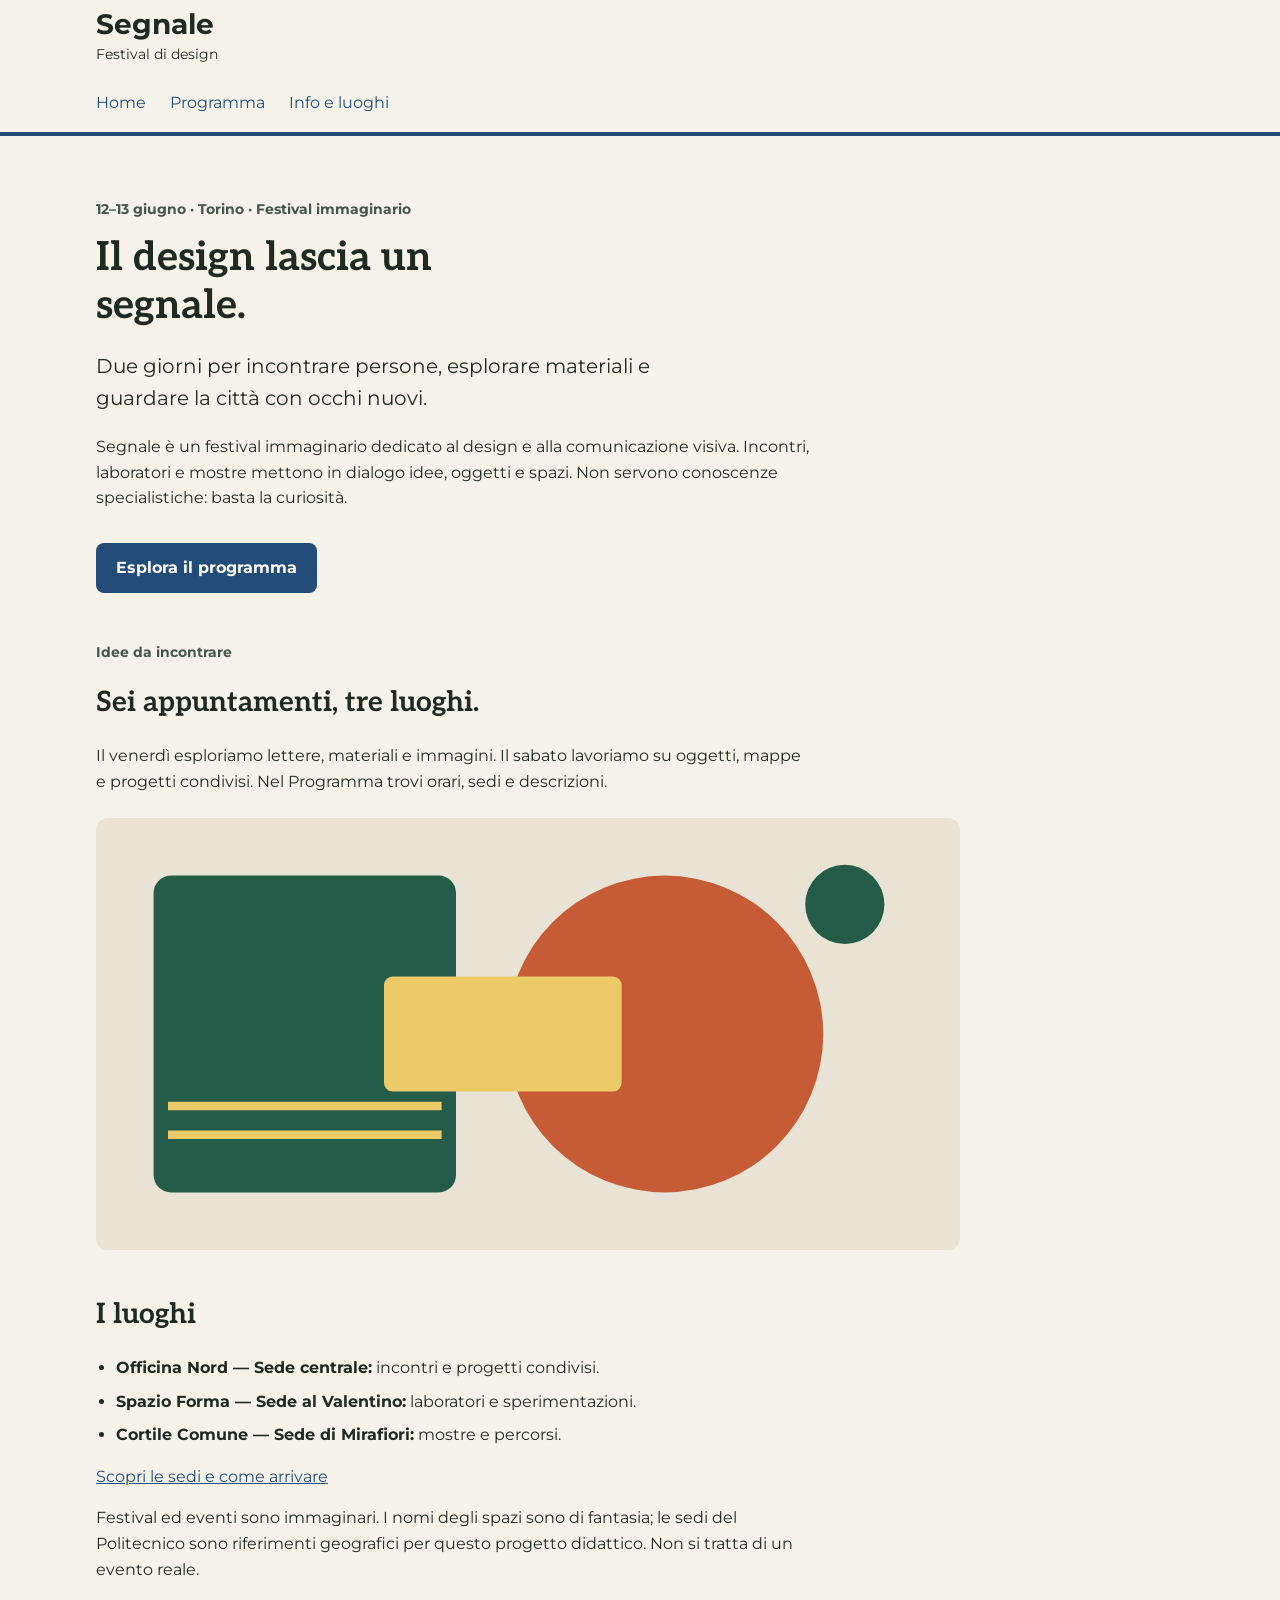
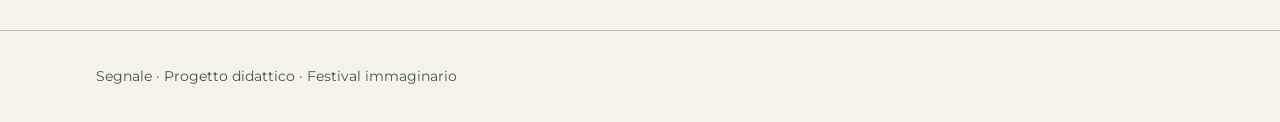
<file: index.html>
<!doctype html>
<html lang="it">
<head>
  <meta charset="utf-8">
  <meta name="viewport" content="width=device-width, initial-scale=1">
  <title>Segnale — Festival di design</title>
  <link rel="preconnect" href="https://fonts.googleapis.com">
  <link rel="preconnect" href="https://fonts.gstatic.com" crossorigin>
  <link href="https://fonts.googleapis.com/css2?family=Montserrat:wght@400;700&family=Aleo:wght@400;700&display=swap" rel="stylesheet">
  <link rel="stylesheet" href="style.css">
</head>
<body>
  <a class="skip-link" href="#contenuto">Vai al contenuto</a>
  <header class="site-header">
    <div class="container">
      <a class="brand" href="index.html">Segnale<span>Festival di design</span></a>
      <nav>
        <a href="index.html">Home</a>
        <a href="programma.html">Programma</a>
        <a href="info.html">Info e luoghi</a>
      </nav>
    </div>
  </header>

  <main id="contenuto" class="container">
    <section class="intro">
      <p class="eyebrow">12–13 giugno · Torino · Festival immaginario</p>
      <h1 id="titolo-home">Il design lascia un segnale.</h1>
      <p class="lead">Due giorni per incontrare persone, esplorare materiali e guardare la città con occhi nuovi.</p>
      <p class="reading-text">Segnale è un festival immaginario dedicato al design e alla comunicazione visiva. Incontri, laboratori e mostre mettono in dialogo idee, oggetti e spazi. Non servono conoscenze specialistiche: basta la curiosità.</p>
      <a class="button-link" href="programma.html">Esplora il programma</a>
    </section>

    <section class="content-section">
      <p class="eyebrow">Idee da incontrare</p>
      <h2 id="titolo-festival">Sei appuntamenti, tre luoghi.</h2>
      <p class="reading-text">Il venerdì esploriamo lettere, materiali e immagini. Il sabato lavoriamo su oggetti, mappe e progetti condivisi. Nel Programma trovi orari, sedi e descrizioni.</p>
      <img class="festival-image" src="assets/festival.svg" alt="Composizione geometrica di cerchi e rettangoli nei colori del festival" width="1200" height="600">
    </section>

    <section class="content-section">
      <h2 id="titolo-luoghi">I luoghi</h2>
      <ul class="venues">
        <li><strong>Officina Nord — Sede centrale:</strong> incontri e progetti condivisi.</li>
        <li><strong>Spazio Forma — Sede al Valentino:</strong> laboratori e sperimentazioni.</li>
        <li><strong>Cortile Comune — Sede di Mirafiori:</strong> mostre e percorsi.</li>
      </ul>
      <p><a href="info.html">Scopri le sedi e come arrivare</a></p>
      <p class="reading-text">Festival ed eventi sono immaginari. I nomi degli spazi sono di fantasia; le sedi del Politecnico sono riferimenti geografici per questo progetto didattico. Non si tratta di un evento reale.</p>
    </section>
  </main>

  <footer class="site-footer"><div class="container"><p>Segnale · Progetto didattico · Festival immaginario</p></div></footer>
</body>
</html>
</file>
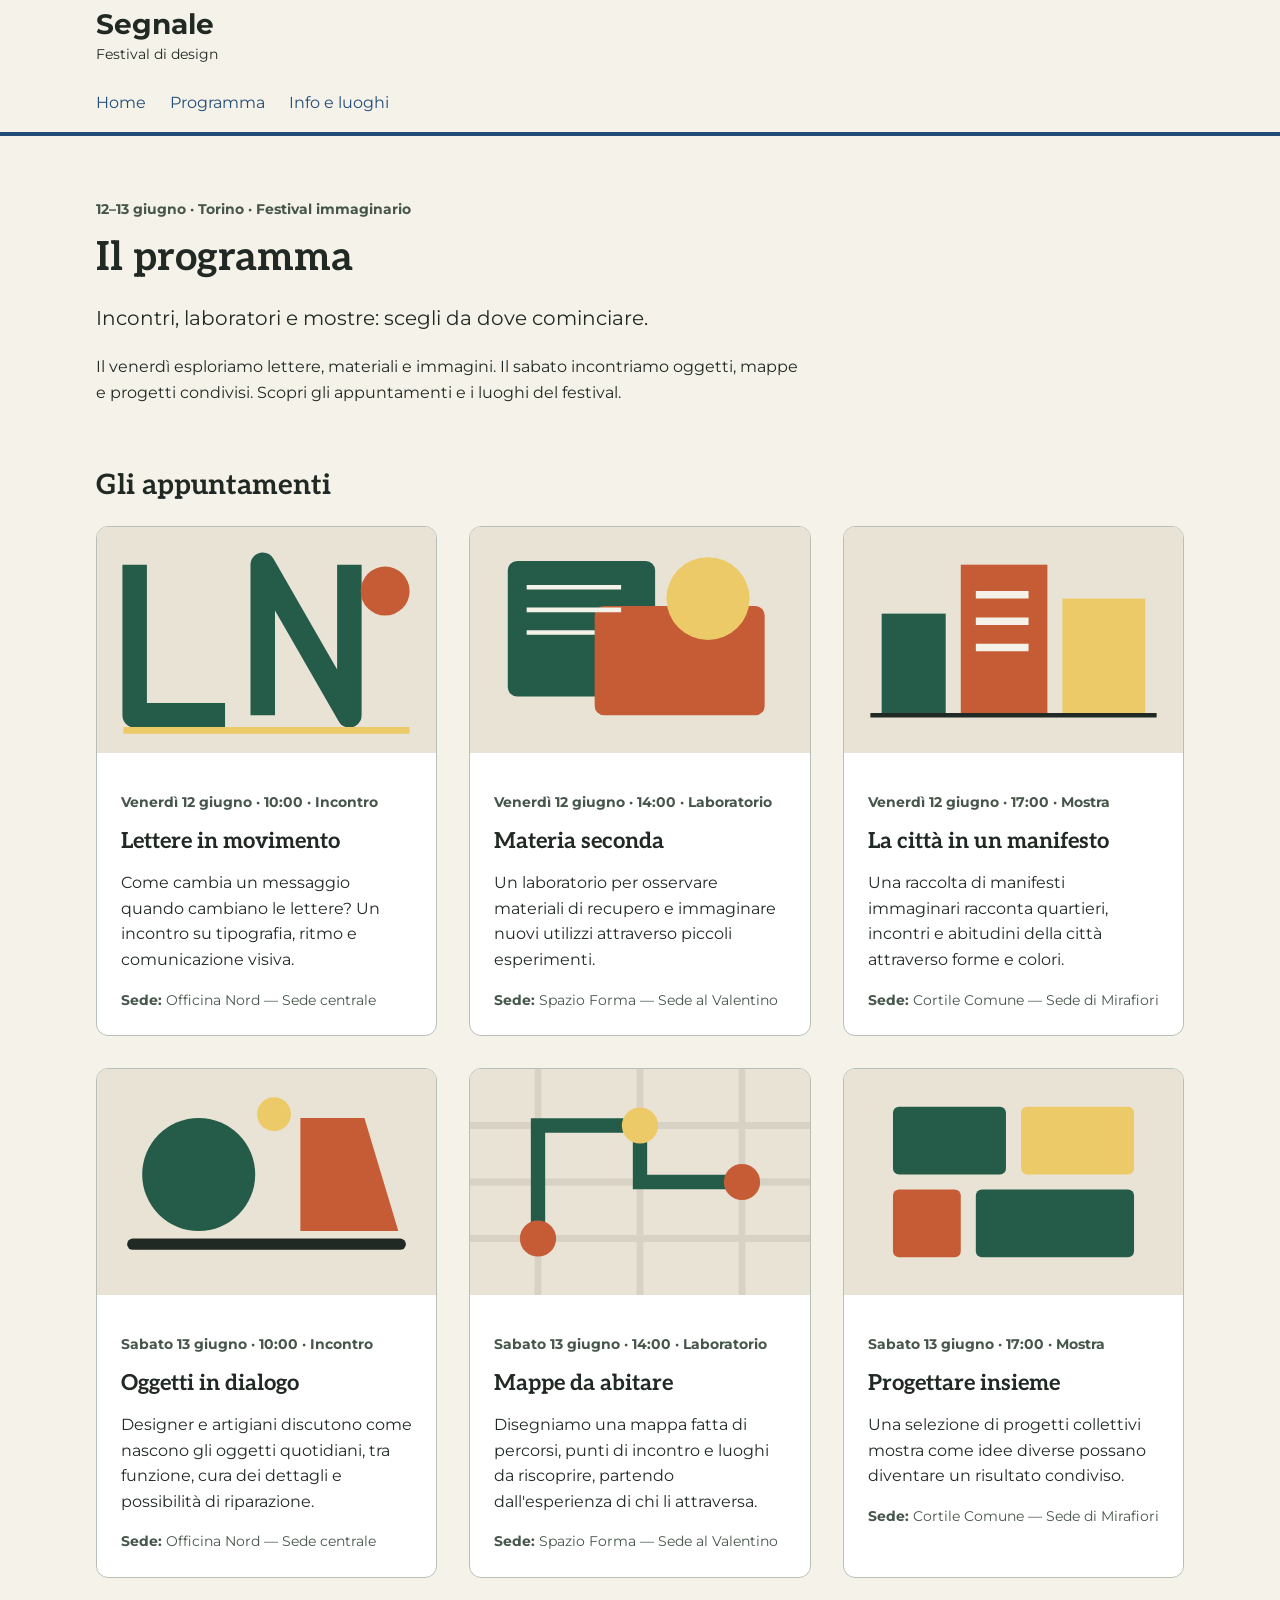
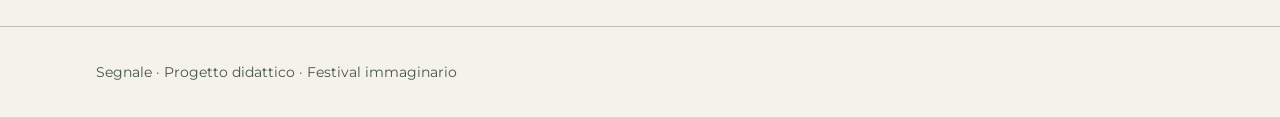
<file: programma.html>
<!doctype html>
<html lang="it">
<head>
  <meta charset="utf-8">
  <meta name="viewport" content="width=device-width, initial-scale=1">
  <title>Programma — Segnale</title>
  <link rel="preconnect" href="https://fonts.googleapis.com">
  <link rel="preconnect" href="https://fonts.gstatic.com" crossorigin>
  <link href="https://fonts.googleapis.com/css2?family=Montserrat:wght@400;700&family=Aleo:wght@400;700&display=swap" rel="stylesheet">
  <link rel="stylesheet" href="style.css">
</head>
<body>
  <a class="skip-link" href="#contenuto">Vai al contenuto</a>
  <header class="site-header">
    <div class="container">
      <a class="brand" href="index.html">Segnale<span>Festival di design</span></a>
      <nav>
        <a href="index.html">Home</a>
        <a href="programma.html">Programma</a>
        <a href="info.html">Info e luoghi</a>
      </nav>
    </div>
  </header>

  <main id="contenuto" class="container">
    <section class="intro">
      <p class="eyebrow">12–13 giugno · Torino · Festival immaginario</p>
      <h1 id="titolo-programma">Il programma</h1>
      <p class="lead">Incontri, laboratori e mostre: scegli da dove cominciare.</p>
      <p class="reading-text">Il venerdì esploriamo lettere, materiali e immagini. Il sabato incontriamo oggetti, mappe e progetti condivisi. Scopri gli appuntamenti e i luoghi del festival.</p>
    </section>

    <section class="content-section">
      <h2 id="titolo-eventi">Gli appuntamenti</h2>
      <p id="stato-programma" class="reading-text" aria-live="polite">Caricamento del programma in corso…</p>
      <div id="griglia-eventi" class="event-grid"></div>
    </section>
  </main>

  <footer class="site-footer"><div class="container"><p>Segnale · Progetto didattico · Festival immaginario</p></div></footer>
  <script src="programma.js"></script>
</body>
</html>
</file>
<file: style.css>
/* Segnale: esempio completo della consegna su Home e Programma. */

/* Valori condivisi: le regole interessate li richiamano con var(). */
:root {
  --colore-primario: #234c78;
  --colore-primario-scuro: #163454;
  --colore-sfondo: #f5f2e9;
  --colore-testo: #202923;
  --font-testo: Montserrat, Arial, Helvetica, sans-serif;
  --font-titoli: Aleo, Georgia, "Times New Roman", serif;
}

* {
  box-sizing: border-box;
}

body {
  margin: 0;
  background: var(--colore-sfondo);
  color: var(--colore-testo);
  font-family: var(--font-testo);
  font-size: 1rem;
  line-height: 1.6;
}

a {
  color: var(--colore-primario);
}

a:hover {
  text-decoration: underline;
}

a:focus {
  outline: 3px solid var(--colore-testo);
}

.container {
  width: 92%;
  max-width: 68rem;
  margin: 0 auto;
}

.site-header {
  padding: 0.5rem 0; 
  border-bottom: 4px solid var(--colore-primario);
  
  position: sticky;
  top: 0;
  background-color: var(--colore-sfondo); 
  z-index: 1000; 
}

.brand {
  display: inline-block;
  color: var(--colore-testo);
  font-size: 1.75rem;
  font-weight: bold;
  line-height: 1.2;
  text-decoration: none;
}

.brand span {
  display: block;
  margin-top: 0.25rem;
  font-size: 0.875rem;
  font-weight: normal;
}

nav {
  margin-top: 1rem;
  display: flex;
  flex-direction: column;
  gap: 0.75rem; 
}

nav a {
  display: block; 
  padding: 0.5rem 0; 
  text-decoration: none; 
}

@media (min-width: 600px) {
  nav {
    flex-direction: row;
    gap: 1.5rem; /
  }
}


.intro {
  padding: 3rem 0 1rem;
}

.eyebrow,
.event-meta {
  color: #46564b;
  font-size: 0.875rem;
  font-weight: bold;
}

h1,
h2,
h3 {
  font-family: var(--font-titoli);
  line-height: 1.2;
}

h1 {
  max-width: 18ch;
  margin: 0.75rem 0 1.25rem;
  font-size: 2.5rem;
}

h2 {
  font-size: 1.75rem;
}

h3 {
  margin: 0.5rem 0 0.75rem;
  font-size: 1.375rem;
}

.lead {
  max-width: 48ch;
  font-size: 1.25rem;
}

.reading-text {
  max-width: 65ch;
}

.button-link {
  display: inline-block;
  margin-top: 1rem;
  padding: 0.75rem 1.25rem;
  border-radius: 0.5rem;
  background: var(--colore-primario);
  color: #ffffff;
  font-weight: bold;
  text-decoration: none;
}

.button-link:hover {
  background: var(--colore-primario-scuro);
}

.content-section {
  margin: 2rem 0 3rem;
}

.festival-image {
  display: block;
  width: 100%;
  max-width: 54rem;
  height: auto;
  margin-top: 1.5rem;
  border-radius: 0.75rem;
}

.venues {
  padding-left: 1.25rem;
}

.venues li {
  margin-bottom: 0.5rem;
}

/* Disposizione di base: una colonna. */
.event-grid {
  display: grid;
  grid-template-columns: 1fr;
  gap: 2rem;
}

.event-card {
  overflow: hidden;
  border: 1px solid #b7c0b7;
  border-radius: 0.75rem;
  background: #ffffff;
}

.event-card img {
  display: block;
  width: 100%;
  height: auto;
}

.event-body {
  padding: 1.5rem;
}

.event-place {
  margin-bottom: 0;
  color: #46564b;
  font-size: 0.875rem;
}

.site-footer {
  padding: 1.25rem 0;
  border-top: 1px solid #b7c0b7;
  color: #46564b;
  font-size: 0.875rem;
}

.skip-link {
  position: absolute;
  top: -6rem;
  left: 1rem;
  padding: 0.75rem 1rem;
  background: #ffffff;
  color: var(--colore-testo);
}

.skip-link:focus {
  top: 1rem;
}

/* Da 600 px: due colonne. */
@media (min-width: 600px) {
  .event-grid {
    grid-template-columns: repeat(2, 1fr);
  }
}

/* Da 1024 px: tre colonne. Questa regola segue quella da 600 px. */
@media (min-width: 1024px) {
  .event-grid {
    grid-template-columns: repeat(3, 1fr);
  }
}

/* Info e luoghi: componenti aggiunti al sito esistente. */
button {
  padding: 0.65rem 0.5rem;
  border: 2px solid var(--colore-primario);
  border-radius: 0.5rem;
  background: var(--colore-primario);
  color: #ffffff;
  font-family: var(--font-testo);
  font-size: 1rem;
  font-weight: bold;
  cursor: pointer;
}

button:hover {
  background: var(--colore-primario-scuro);
}

button:focus {
  outline: 3px solid var(--colore-testo);
}

.venue-gallery {
  max-width: 54rem;
}

.venue-swiper {
  width: 100%;
}

.venue-slide {
  margin: 0;
  overflow: hidden;
  border: 1px solid #b7c0b7;
  border-radius: 0.75rem;
  background: #ffffff;
}

.venue-slide img {
  display: block;
  width: 100%;
  height: auto;
}

.venue-slide figcaption {
  padding: 1.25rem;
}

.gallery-controls {
  display: grid;
  grid-template-columns: repeat(2, 1fr);
  gap: 0.75rem;
  margin-top: 1rem;
}

.gallery-count {
  margin: 0.75rem 0 0;
  text-align: center;
}

@media (max-width: 319px) {
  .gallery-label {
    font-size: 0;
  }
}

.map-container {
  margin: 1.5rem 0;
  overflow: hidden;
  border: 1px solid #b7c0b7;
  border-radius: 0.75rem;
  background: #ffffff;
}

.map-container iframe {
  display: block;
  width: 100%;
  height: 28rem;
  border: 0;
}

.venue-addresses {
  display: grid;
  grid-template-columns: 1fr;
  gap: 1.5rem;
}

.venue-address {
  padding: 1.25rem;
  border: 1px solid #b7c0b7;
  border-radius: 0.75rem;
}

.teaching-note {
  margin-top: 2rem;
}

@media (min-width: 768px) {
  .venue-addresses {
    grid-template-columns: repeat(3, 1fr);
  }
}

/* Sezione meteo in Info e luoghi. */
.weather-grid {
  display: grid;
  grid-template-columns: 1fr;
  gap: 1.5rem;
  margin: 1.5rem 0;
}

.weather-grid[hidden] {
  display: none;
}

.weather-item {
  padding: 1.25rem;
  border: 1px solid #b7c0b7;
  border-radius: 0.75rem;
  background: #ffffff;
}

.weather-label {
  margin: 0 0 0.5rem;
  color: #46564b;
  font-size: 0.875rem;
  font-weight: bold;
}

.weather-value {
  margin: 0;
  font-family: var(--font-titoli);
  font-size: 1.5rem;
  font-weight: bold;
  line-height: 1.2;
}

.weather-source {
  margin-top: 1rem;
  color: #46564b;
  font-size: 0.875rem;
}

@media (min-width: 768px) {
  .weather-grid {
    grid-template-columns: repeat(3, 1fr);
  }
}
</file>
